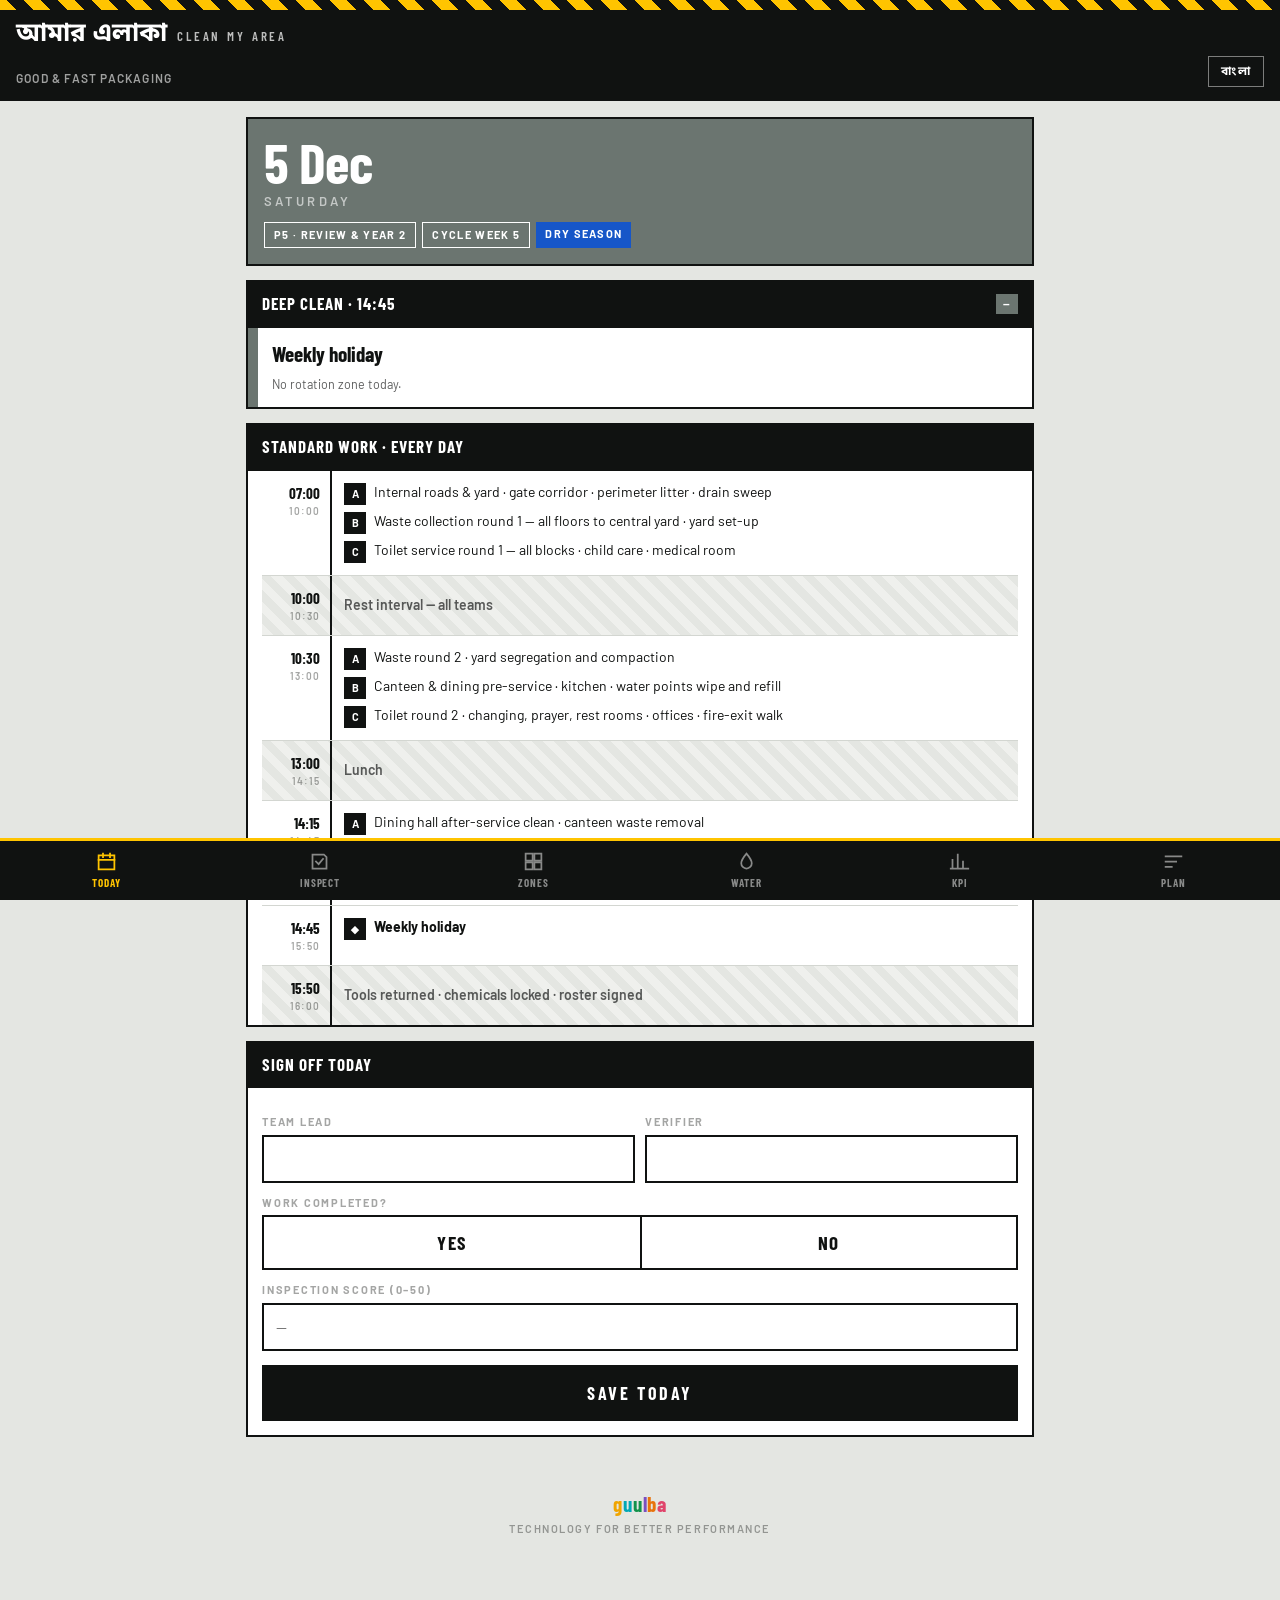
<file: index.html>
<!DOCTYPE html>
<html lang="en">
<head>
<meta charset="utf-8">
<meta name="viewport" content="width=device-width,initial-scale=1,viewport-fit=cover">
<meta name="theme-color" content="#101211">
<meta name="description" content="Housekeeping and hygiene programme for Good &amp; Fast Packaging Co. Ltd. — daily roster, zone inspection, vector control and KPI.">
<title>আমার এলাকা · Clean My Area</title>
<link rel="manifest" href="manifest.json">
<link rel="apple-touch-icon" href="icon-192.png">
<meta name="apple-mobile-web-app-capable" content="yes">
<meta name="apple-mobile-web-app-status-bar-style" content="black">
<link rel="preconnect" href="https://fonts.googleapis.com">
<link rel="preconnect" href="https://fonts.gstatic.com" crossorigin>
<link href="https://fonts.googleapis.com/css2?family=Barlow+Condensed:wght@500;600;700&amp;family=Barlow:wght@400;500;600;700&amp;family=Noto+Sans+Bengali:wght@400;600;700&amp;display=swap" rel="stylesheet">
<link rel="stylesheet" href="style.css">
</head>
<body>


<div class="tape" aria-hidden="true"></div>
<header>
  <div class="brand">
    <span class="wordmark">আমার এলাকা</span>
    <span class="latin">Clean My Area</span>
  </div>
  <div class="hdr-row">
    <div class="hdr-meta" id="hdrMeta">Good &amp; Fast Packaging</div>
    <button class="langbtn" id="langBtn" type="button">বাংলা</button>
  </div>
</header>

<main>

<!-- ============ TODAY ============ -->
<section class="view on" id="v-today">
  <div class="hero" id="hero">
    <div class="date" id="heroDate">—</div>
    <div class="dow" id="heroDow">—</div>
    <div class="hero-tags" id="heroTags"></div>
  </div>

  <div class="card" id="pmCard">
    <div class="card-h"><h2 data-t="pmTitle">Deep clean · 14:45</h2><span class="badge slate" id="pmZid">—</span></div>
    <div class="card-b zc" id="pmBody" style="border-left-width:10px">
      <div id="pmZone" style="font-family:'Barlow Condensed';font-size:21px;font-weight:700;line-height:1.15"></div>
      <p class="note" id="pmNote"></p>
    </div>
  </div>

  <div class="card">
    <div class="card-h"><h2 data-t="stdTitle">Standard work · every day</h2></div>
    <div class="card-b" style="padding:0 14px" id="blocks"></div>
  </div>

  <div class="card">
    <div class="card-h"><h2 data-t="signTitle">Sign off today</h2></div>
    <div class="card-b">
      <div class="row2">
        <div><label class="f" data-t="lead">Team lead</label><input type="text" id="fLead" autocomplete="off"></div>
        <div><label class="f" data-t="ver">Verifier</label><input type="text" id="fVer" autocomplete="off"></div>
      </div>
      <label class="f" data-t="doneQ">Work completed?</label>
      <div class="yn">
        <button type="button" id="ynY" aria-pressed="false">YES</button>
        <button type="button" class="no" id="ynN" aria-pressed="false">NO</button>
      </div>
      <label class="f" data-t="scoreL">Inspection score (0–50)</label>
      <input type="text" id="fScore" inputmode="numeric" placeholder="—">
      <p class="note" id="vwarn"></p>
      <button class="btn" id="saveDay" style="margin-top:14px" data-t="saveDay">Save today</button>
    </div>
  </div>
</section>

<!-- ============ INSPECT ============ -->
<section class="view" id="v-inspect">
  <div class="card">
    <div class="card-h"><h2 data-t="inspTitle">Zone inspection · 50 points</h2></div>
    <div class="card-b">
      <div class="row2">
        <div><label class="f" data-t="zoneL">Zone</label><select id="iZone"></select></div>
        <div><label class="f" data-t="dateL">Date</label><input type="date" id="iDate"></div>
      </div>
      <label class="f" data-t="verL">Verifier (not the cleaner)</label>
      <input type="text" id="iVer" autocomplete="off">
    </div>
  </div>

  <div class="card">
    <div class="card-h"><h2 data-t="critTitle">Ten criteria</h2><span id="iProg" class="badge slate">0/10</span></div>
    <div class="card-b" id="qList"></div>
  </div>

  <div class="total">
    <div class="total-n"><span id="iTot">0</span><small>/50</small></div>
    <div class="total-v"><strong id="iRate">—</strong><span id="iAdvice" data-t="rateHint">Score every criterion to get a rating.</span></div>
  </div>
  <label class="f" data-t="obsL">Observations · photo reference</label>
  <textarea id="iObs" placeholder="Photo required for anything scored 0–2"></textarea>
  <button class="btn" id="saveInsp" style="margin-top:12px" data-t="saveInsp">Save inspection</button>
  <button class="btn ghost" id="clearInsp" style="margin-top:8px" data-t="clearInsp">Clear form</button>
</section>

<!-- ============ ZONES ============ -->
<section class="view" id="v-zones">
  <div class="card">
    <div class="card-h"><h2 data-t="zonesTitle">29 zones</h2><span class="badge red" id="zCrit">—</span></div>
    <div class="card-b" style="padding:0" id="zoneList"></div>
  </div>
  <p class="note" data-t="zonesNote">The colour strip is the equipment colour. Red sanitary · Green food · Blue medical and general · Yellow production. Take the bucket that matches the strip.</p>
</section>

<!-- ============ VECTOR ============ -->
<section class="view" id="v-vector">
  <div class="card">
    <div class="card-h"><h2 data-t="vecTitle">Standing water · 3-day rule</h2><span class="badge yellow" id="vSeason">—</span></div>
    <div class="card-b">
      <p class="note" data-t="vecIntro">Water standing three days can breed adult mosquitoes. Finding water is not the failure. Leaving it is.</p>
      <label class="f" data-t="vLoc">Where</label>
      <input type="text" id="vLoc" placeholder="Roof PB, drain by ETP, waste yard…">
      <label class="f" data-t="vType">Container or surface</label>
      <input type="text" id="vType" placeholder="Drum, tyre, plant tray, roof pond…">
      <label class="f" data-t="vAct">Action taken</label>
      <input type="text" id="vAct" placeholder="Drained, inverted, outlet cleared…">
      <label class="f" data-t="vClosed">Closed within 24 hours?</label>
      <div class="yn"><button type="button" id="vY" aria-pressed="false">YES</button><button type="button" class="no" id="vN" aria-pressed="false">NO</button></div>
      <button class="btn" id="saveVec" style="margin-top:14px" data-t="saveVec">Log this site</button>
    </div>
  </div>
  <div class="card">
    <div class="card-h"><h2 data-t="vLogTitle">Site log</h2><span class="badge slate" id="vRate">—</span></div>
    <div class="card-b" style="padding:0" id="vecList"></div>
  </div>
</section>

<!-- ============ KPI ============ -->
<section class="view" id="v-kpi">
  <div class="card">
    <div class="card-h"><h2 data-t="kpiTitle">This month</h2><span class="badge slate" id="kMonth">—</span></div>
    <div class="card-b" style="padding:0">
      <div class="kpi">
        <div><div class="n" id="kAdh">—</div><div class="l" data-t="kAdhL">Adherence</div></div>
        <div><div class="n" id="kScore">—</div><div class="l" data-t="kScoreL">Avg score</div></div>
        <div><div class="n" id="kMiss">—</div><div class="l" data-t="kMissL">Critical misses</div></div>
        <div><div class="n" id="kVec">—</div><div class="l" data-t="kVecL">Vector closure</div></div>
      </div>
    </div>
  </div>

  <div class="card">
    <div class="card-h"><h2 data-t="tgtTitle">Against target</h2></div>
    <div class="card-b">
      <div class="eyebrow" data-t="t1">Adherence — target 95%</div>
      <div class="bar"><i id="bAdh" style="width:0"></i><span id="bAdhT"></span></div>
      <div class="eyebrow" style="margin-top:14px" data-t="t2">Inspection score — target 40/50</div>
      <div class="bar"><i id="bScore" style="width:0"></i><span id="bScoreT"></span></div>
      <div class="eyebrow" style="margin-top:14px" data-t="t3">Layer 1 lines — target 90%</div>
      <div class="bar"><i id="bL1" style="width:0"></i><span id="bL1T"></span></div>
      <label class="f" data-t="l1L">Lines completing the 5-minute routine (%)</label>
      <input type="text" id="fL1" inputmode="numeric" placeholder="0–100">
      <button class="btn ghost" id="saveL1" style="margin-top:10px" data-t="saveL1">Update</button>
    </div>
  </div>

  <div class="card">
    <div class="card-h"><h2 data-t="expTitle">Records</h2></div>
    <div class="card-b">
      <p class="note" id="recCount"></p>
      <button class="btn ghost" id="exportBtn" style="margin-top:10px" data-t="exportBtn">Export CSV</button>
      <button class="btn ghost" id="syncBtn" style="margin-top:8px" data-t="syncBtn">Sync to Google Sheet</button>
    </div>
  </div>
</section>

<!-- ============ PLAN ============ -->
<section class="view" id="v-plan">
  <div class="card">
    <div class="card-h"><h2 data-t="planTitle">Six phases · six gates</h2></div>
    <div class="card-b" style="padding:0" id="gateList"></div>
  </div>
  <div class="card">
    <div class="card-h"><h2 data-t="rotTitle">Rotation · this cycle week</h2><span class="badge slate" id="cycTag">—</span></div>
    <div class="card-b" style="padding:0" id="rotList"></div>
  </div>
</section>

</main>

<nav id="nav">
  <button data-v="today" aria-current="page"><svg viewBox="0 0 24 24"><rect x="3" y="5" width="18" height="16"/><path d="M3 10h18M8 3v4M16 3v4"/></svg><span data-t="nTod">Today</span></button>
  <button data-v="inspect"><svg viewBox="0 0 24 24"><path d="M4 4h13l3 3v13H4z"/><path d="M8 12l3 3 5-6"/></svg><span data-t="nIns">Inspect</span></button>
  <button data-v="zones"><svg viewBox="0 0 24 24"><rect x="3" y="3" width="8" height="8"/><rect x="13" y="3" width="8" height="8"/><rect x="3" y="13" width="8" height="8"/><rect x="13" y="13" width="8" height="8"/></svg><span data-t="nZon">Zones</span></button>
  <button data-v="vector"><svg viewBox="0 0 24 24"><path d="M12 3s6 7 6 11a6 6 0 0 1-12 0c0-4 6-11 6-11z"/></svg><span data-t="nVec">Water</span></button>
  <button data-v="kpi"><svg viewBox="0 0 24 24"><path d="M4 20V10M10 20V4M16 20v-8M22 20H2"/></svg><span data-t="nKpi">KPI</span></button>
  <button data-v="plan"><svg viewBox="0 0 24 24"><path d="M3 6h18M3 12h12M3 18h7"/></svg><span data-t="nPln">Plan</span></button>
</nav>

<footer>
  <div class="gl"><i class="g1">g</i><i class="u1">u</i><i class="u2">u</i><i class="l1">l</i><i class="b1">b</i><i class="a1">a</i></div>
  <p>technology for better performance</p>
</footer>

<div class="toast" id="toast"></div>

<script src="config.js"></script>
<script src="data.js"></script>
<script src="schedule.js"></script>
<script src="store.js"></script>
<script src="app.js"></script>
</body>
</html>
</file>
<file: style.css>
/* Clean My Area — floor signage system
   Palette is the factory's own equipment colour code.
   RED sanitary · GREEN food · BLUE medical & general · YELLOW production */

/* ============================================================
   CLEAN MY AREA — floor signage system
   Palette is the factory's own equipment colour code.
   RED sanitary · GREEN food · BLUE medical/general · YELLOW production
   ============================================================ */
:root{
  --concrete:#E4E6E2;      /* polished floor */
  --concrete-d:#D3D6D1;
  --slab:#FFFFFF;
  --ink:#101211;
  --ink-70:rgba(16,18,17,.68);
  --ink-40:rgba(16,18,17,.38);
  --line:#101211;

  --red:#E23C1E;           /* sanitary / CRITICAL */
  --green:#12924A;         /* food / on target */
  --blue:#1656C8;          /* medical + general */
  --yellow:#FFC400;        /* production / HIGH */
  --slate:#6B7570;         /* LOW */

  --tape: repeating-linear-gradient(45deg,#FFC400 0 12px,#101211 12px 24px);
  --r:0px;
  --pad:16px;
  --tap:48px;
}
*{box-sizing:border-box;-webkit-tap-highlight-color:transparent}
html,body{margin:0;padding:0}
body{
  background:var(--concrete);
  color:var(--ink);
  font-family:'Barlow','Noto Sans Bengali',system-ui,sans-serif;
  font-size:16px;line-height:1.4;
  padding-bottom:calc(76px + env(safe-area-inset-bottom));
  -webkit-font-smoothing:antialiased;
}
.bn{font-family:'Noto Sans Bengali','Barlow',sans-serif}
h1,h2,h3,.disp{font-family:'Barlow Condensed','Noto Sans Bengali',sans-serif;font-weight:700;letter-spacing:.01em;margin:0}
button{font-family:inherit;font-size:inherit;cursor:pointer;border:0;background:none;color:inherit}
:focus-visible{outline:3px solid var(--blue);outline-offset:2px}

/* ---------- app frame ---------- */
.tape{height:10px;background:var(--tape);background-size:auto}
header{
  background:var(--ink);color:#fff;padding:12px var(--pad) 14px;
  position:sticky;top:0;z-index:40;
}
.brand{display:flex;align-items:baseline;gap:10px;flex-wrap:wrap}
.wordmark{font-family:'Noto Sans Bengali',sans-serif;font-weight:700;font-size:26px;line-height:1}
.latin{font-family:'Barlow Condensed',sans-serif;font-weight:600;font-size:13px;letter-spacing:.22em;text-transform:uppercase;color:#fff;opacity:.72}
.hdr-row{display:flex;justify-content:space-between;align-items:flex-end;gap:12px;margin-top:8px}
.hdr-meta{font-size:12px;letter-spacing:.1em;text-transform:uppercase;color:rgba(255,255,255,.6);font-weight:600}
.langbtn{border:1.5px solid rgba(255,255,255,.45);padding:6px 12px;font-size:12px;font-weight:700;letter-spacing:.12em;color:#fff;text-transform:uppercase}
.langbtn:hover{background:#fff;color:var(--ink)}

main{padding:var(--pad);max-width:820px;margin:0 auto}
.view{display:none;animation:in .18s ease-out}
.view.on{display:block}
@keyframes in{from{opacity:0;transform:translateY(6px)}to{opacity:1;transform:none}}
@media (prefers-reduced-motion:reduce){*{animation:none!important;transition:none!important}}

/* ---------- structural card ---------- */
.card{background:var(--slab);border:2px solid var(--line);margin-bottom:14px}
.card-h{
  display:flex;justify-content:space-between;align-items:center;gap:10px;
  padding:10px 14px;border-bottom:2px solid var(--line);background:var(--ink);color:#fff;
}
.card-h h2{font-size:17px;letter-spacing:.06em;text-transform:uppercase}
.card-b{padding:14px}
.eyebrow{font-size:11px;font-weight:700;letter-spacing:.2em;text-transform:uppercase;color:var(--ink-40);margin-bottom:6px}

/* ---------- today hero ---------- */
.hero{background:var(--ink);color:#fff;border:2px solid var(--line);padding:16px;margin-bottom:14px;position:relative;overflow:hidden}
.hero .date{font-family:'Barlow Condensed',sans-serif;font-size:44px;font-weight:700;line-height:.95;letter-spacing:-.01em}
.hero .dow{font-size:13px;letter-spacing:.24em;text-transform:uppercase;color:rgba(255,255,255,.6);font-weight:600;margin-top:4px}
.hero-tags{display:flex;gap:6px;flex-wrap:wrap;margin-top:12px}
.tag{font-size:11px;font-weight:700;letter-spacing:.12em;text-transform:uppercase;padding:4px 9px;border:1.5px solid currentColor}
.tag.solid{border:0;color:var(--ink)}
.hero.holiday{background:var(--slate)}

/* ---------- blocks ---------- */
.blk{display:grid;grid-template-columns:70px 1fr;border-bottom:1.5px solid var(--concrete-d)}
.blk:last-child{border-bottom:0}
.blk-t{padding:12px 8px 12px 0;border-right:2px solid var(--line);font-family:'Barlow Condensed',sans-serif;font-weight:700;font-size:15px;text-align:right;padding-right:10px}
.blk-t small{display:block;font-family:'Barlow',sans-serif;font-size:10px;font-weight:600;letter-spacing:.1em;color:var(--ink-40);text-transform:uppercase}
.blk-c{padding:12px 0 12px 12px}
.team{display:flex;gap:8px;margin-bottom:7px;align-items:flex-start}
.team:last-child{margin-bottom:0}
.chip{flex:0 0 auto;width:22px;height:22px;display:grid;place-items:center;font-size:11px;font-weight:700;color:#fff;background:var(--ink)}
.team p{margin:0;font-size:14px;line-height:1.35}
.blk.rest{background:repeating-linear-gradient(45deg,#EFF0ED 0 8px,#E4E6E2 8px 16px)}
.blk.rest .blk-c{font-weight:600;color:var(--ink-70);font-size:14px;display:flex;align-items:center}

/* ---------- zone chip colours ---------- */
.zc{border-left:10px solid var(--slate)}
.zc.red{border-left-color:var(--red)} .zc.green{border-left-color:var(--green)}
.zc.blue{border-left-color:var(--blue)} .zc.yellow{border-left-color:var(--yellow)}
.badge{display:inline-block;font-size:10px;font-weight:700;letter-spacing:.14em;text-transform:uppercase;padding:3px 7px;color:#fff}
.badge.red{background:var(--red)} .badge.green{background:var(--green)}
.badge.blue{background:var(--blue)} .badge.yellow{background:var(--yellow);color:var(--ink)}
.badge.slate{background:var(--slate)}

/* ---------- form ---------- */
label.f{display:block;font-size:11px;font-weight:700;letter-spacing:.16em;text-transform:uppercase;color:var(--ink-40);margin:12px 0 5px}
input[type=text],input[type=date],select,textarea{
  width:100%;padding:11px 12px;border:2px solid var(--line);background:var(--slab);
  font-family:inherit;font-size:16px;color:var(--ink);min-height:var(--tap)
}
textarea{min-height:70px;resize:vertical}
.row2{display:grid;grid-template-columns:1fr 1fr;gap:10px}

.yn{display:grid;grid-template-columns:1fr 1fr;gap:0;border:2px solid var(--line)}
.yn button{padding:14px 0;font-family:'Barlow Condensed',sans-serif;font-weight:700;font-size:19px;letter-spacing:.1em;background:var(--slab);min-height:var(--tap)}
.yn button+button{border-left:2px solid var(--line)}
.yn button[aria-pressed=true]{background:var(--green);color:#fff}
.yn button.no[aria-pressed=true]{background:var(--red);color:#fff}

.btn{
  display:block;width:100%;padding:15px;background:var(--ink);color:#fff;
  font-family:'Barlow Condensed',sans-serif;font-weight:700;font-size:18px;
  letter-spacing:.14em;text-transform:uppercase;min-height:var(--tap);border:2px solid var(--line)
}
.btn:hover{background:var(--green);border-color:var(--green)}
.btn.ghost{background:var(--slab);color:var(--ink)}
.btn.ghost:hover{background:var(--ink);color:#fff}

/* ---------- score pad ---------- */
.q{border-bottom:2px solid var(--concrete-d);padding:13px 0}
.q:last-of-type{border-bottom:0}
.q h4{margin:0 0 3px;font-family:'Barlow Condensed',sans-serif;font-size:16px;font-weight:700}
.q p{margin:0 0 9px;font-size:13px;color:var(--ink-70);line-height:1.35}
.pad{display:grid;grid-template-columns:repeat(6,1fr);gap:0;border:2px solid var(--line)}
.pad button{
  padding:13px 0;font-family:'Barlow Condensed',sans-serif;font-weight:700;font-size:19px;
  background:var(--slab);min-height:var(--tap)
}
.pad button+button{border-left:2px solid var(--line)}
.pad button[aria-pressed=true]{background:var(--ink);color:#fff}
.pad button[aria-pressed=true].lo{background:var(--red)}
.pad button[aria-pressed=true].mid{background:var(--yellow);color:var(--ink)}
.pad button[aria-pressed=true].hi{background:var(--green)}

.total{display:flex;align-items:stretch;border:2px solid var(--line);margin-top:14px}
.total-n{flex:0 0 108px;background:var(--ink);color:#fff;display:grid;place-items:center;font-family:'Barlow Condensed',sans-serif;font-size:46px;font-weight:700;line-height:1}
.total-n small{font-size:14px;opacity:.55;font-weight:600}
.total-v{flex:1;padding:12px 14px;display:flex;flex-direction:column;justify-content:center}
.total-v strong{font-family:'Barlow Condensed',sans-serif;font-size:23px;letter-spacing:.06em;text-transform:uppercase}
.total-v span{font-size:13px;color:var(--ink-70)}

/* ---------- list rows ---------- */
.rowitem{display:flex;gap:11px;padding:11px 13px;border-bottom:1.5px solid var(--concrete-d);align-items:flex-start}
.rowitem:last-child{border-bottom:0}
.rowitem .meta{margin-left:auto;text-align:right;flex:0 0 auto}
.rowitem h4{margin:0;font-family:'Barlow Condensed',sans-serif;font-size:16px;font-weight:700;line-height:1.2}
.rowitem p{margin:2px 0 0;font-size:12.5px;color:var(--ink-70);line-height:1.35}
.scorepill{font-family:'Barlow Condensed',sans-serif;font-weight:700;font-size:19px;padding:2px 9px;border:2px solid var(--line);display:inline-block}
.scorepill.ok{background:var(--green);color:#fff;border-color:var(--green)}
.scorepill.warn{background:var(--yellow);border-color:var(--yellow)}
.scorepill.bad{background:var(--red);color:#fff;border-color:var(--red)}
.scorepill.none{color:var(--ink-40);border-color:var(--concrete-d)}

/* ---------- KPI ---------- */
.kpi{display:grid;grid-template-columns:1fr 1fr;gap:0;border:2px solid var(--line);background:var(--line)}
.kpi>div{background:var(--slab);padding:13px}
.kpi .n{font-family:'Barlow Condensed',sans-serif;font-size:38px;font-weight:700;line-height:1}
.kpi .l{font-size:11px;font-weight:700;letter-spacing:.13em;text-transform:uppercase;color:var(--ink-40);margin-top:3px}
.bar{height:26px;background:var(--concrete);border:2px solid var(--line);position:relative;margin-top:7px}
.bar i{display:block;height:100%;background:var(--green)}
.bar i.warn{background:var(--yellow)} .bar i.bad{background:var(--red)}
.bar span{position:absolute;right:6px;top:1px;font-family:'Barlow Condensed',sans-serif;font-weight:700;font-size:15px}

.gate{display:flex;align-items:center;gap:11px;padding:11px 13px;border-bottom:1.5px solid var(--concrete-d)}
.gate:last-child{border-bottom:0}
.gate .g{flex:0 0 46px;height:46px;display:grid;place-items:center;font-family:'Barlow Condensed',sans-serif;font-weight:700;font-size:19px;border:2px solid var(--line)}
.gate.done .g{background:var(--green);color:#fff;border-color:var(--green)}
.gate.now .g{background:var(--tape);background-size:auto}
.gate.next .g{background:var(--slab)}
.gate h4{margin:0;font-family:'Barlow Condensed',sans-serif;font-size:16px}
.gate p{margin:1px 0 0;font-size:12.5px;color:var(--ink-70)}

/* ---------- nav ---------- */
nav{
  position:fixed;left:0;right:0;bottom:0;z-index:50;background:var(--ink);
  display:grid;grid-template-columns:repeat(6,1fr);
  border-top:3px solid var(--yellow);padding-bottom:env(safe-area-inset-bottom)
}
nav button{padding:10px 2px 11px;color:rgba(255,255,255,.5);display:flex;flex-direction:column;align-items:center;gap:4px;min-height:var(--tap)}
nav button svg{width:21px;height:21px;stroke:currentColor;fill:none;stroke-width:2;stroke-linecap:square}
nav button span{font-family:'Barlow Condensed',sans-serif;font-size:11px;font-weight:700;letter-spacing:.08em;text-transform:uppercase}
nav button[aria-current=page]{color:var(--yellow)}

.note{font-size:12.5px;color:var(--ink-70);line-height:1.45;margin:9px 0 0}
.empty{padding:26px 14px;text-align:center;color:var(--ink-70);font-size:14px}
.empty strong{display:block;font-family:'Barlow Condensed',sans-serif;font-size:19px;color:var(--ink);margin-bottom:4px}

.toast{
  position:fixed;left:50%;transform:translateX(-50%);bottom:88px;z-index:90;
  background:var(--ink);color:#fff;padding:12px 20px;border-left:6px solid var(--green);
  font-family:'Barlow Condensed',sans-serif;font-weight:700;font-size:16px;letter-spacing:.08em;
  text-transform:uppercase;opacity:0;pointer-events:none;transition:opacity .2s
}
.toast.on{opacity:1}
.toast.err{border-left-color:var(--red)}

footer{padding:22px var(--pad) 12px;text-align:center}
.gl{font-family:'Barlow Condensed',sans-serif;font-weight:700;font-size:21px;letter-spacing:.04em}
.gl i{font-style:normal}
.gl .g1{color:#F0A500}.gl .u1{color:#00A8B5}.gl .u2{color:#12924A}
.gl .l1{color:#7B4FBF}.gl .b1{color:#E8730C}.gl .a1{color:#E0446B}
footer p{margin:3px 0 0;font-size:11px;letter-spacing:.14em;text-transform:uppercase;color:var(--ink-40);font-weight:600}

@media(min-width:640px){
  .kpi{grid-template-columns:repeat(4,1fr)}
  .hero .date{font-size:56px}
}
</file>
